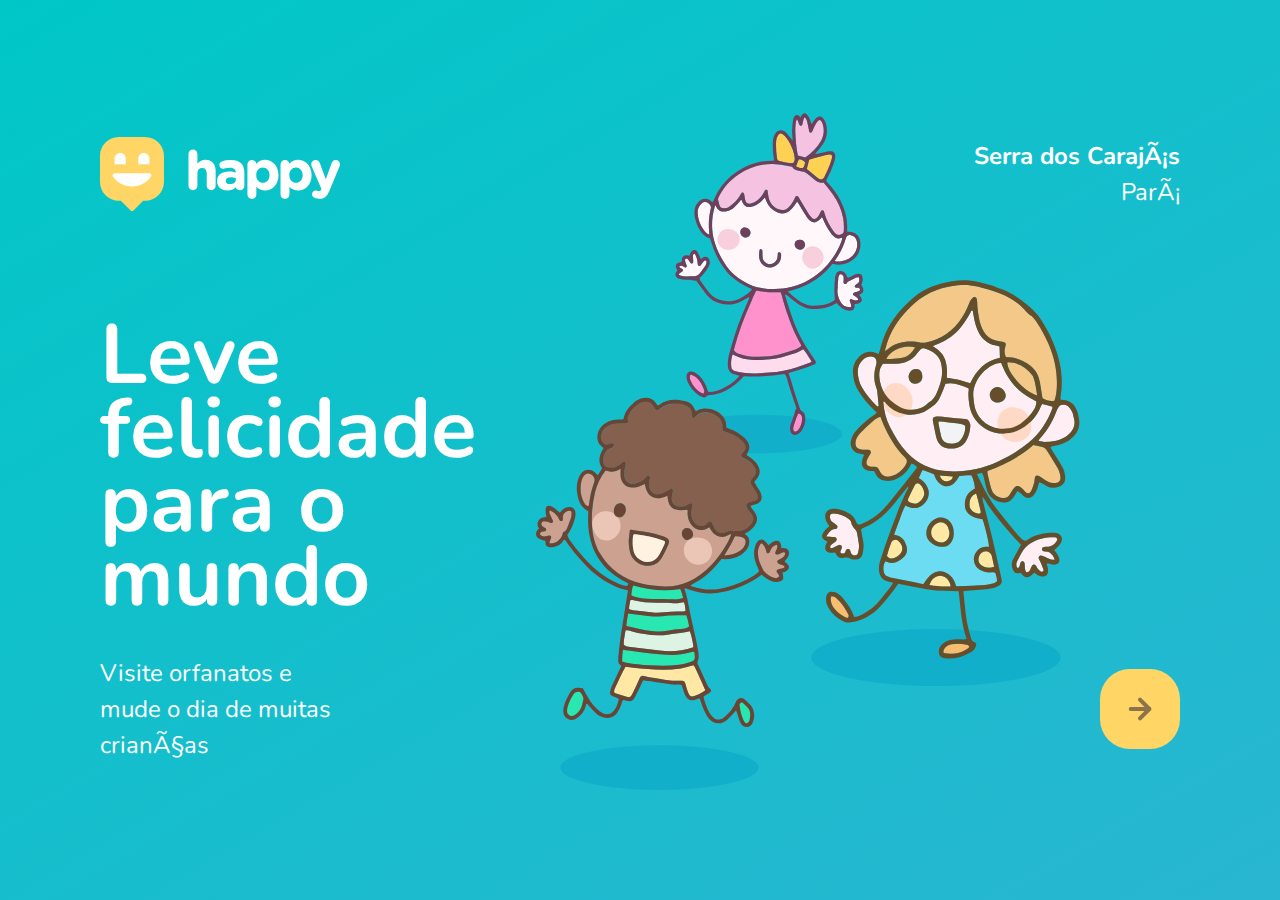
<file: index.html>
<!DOCTYPE html>
<html lang="en">
  <head>
    <meta charset="pt_BR" />
    <meta name="viewport" content="width=device-width, initial-scale=1.0" />
    <title>Happy</title>
    <link rel="icon" href="./public/images/logo-icon.png" />
    <link rel="stylesheet" href="./public/CSS/main.css" />
    <link rel="stylesheet" href="./public/CSS/animation.css" />
    <link rel="stylesheet" href="./public/CSS/page-landing.css" />
    <link
      href="https://fonts.googleapis.com/css2?family=Nunito:wght@400;600;800&display=swap"
      rel="stylesheet"
    />
  </head>

  <body id="body">
    <div id="page-landing">
      <div id="container">
        <header>
          <!--cabaçalho da página-->

          <img
            class="animate-up"
            id="logo"
            src="./public/images/logo.svg"
            alt="Logo marca de happy"
          />

          <div class="location animated-up">
            <!--div é um container(caixas) genéricas-->

            <strong>Serra dos Carajás</strong
            ><!--essa tag deixa o texto em negrito-->
            <p>Pará</p>
            <!--p essa tag serve para acrescentar parágrafo-->
          </div>
        </header>

        <main>
          <h1 class="animate-up">Leve felicidade para o mundo</h1>

          <section class="visit">
            <p class="animate-up">
              Visite orfanatos e mude o dia de muitas crianças
            </p>

            <a href="orphanages.html" title="Visite orfanatos" class="animate-up">
              <img src="./public/images/arrow.svg" alt="Ir para o mapa" />
            </a>
          </section>
        </main>
      </div>
    </div>
  </body>
</html>
</file>
<file: public/CSS/main.css>
* {
  margin: 0;
  padding: 0;
  box-sizing: border-box;
}

:root {
  font-size: 62.5%;
}

body {
  height: 100vh;
  color: white;
  background: #ebf2f5;

}

body,
input,
button,
textarea {
  font: 400 1.8rem/1 "Nunito", sans-serif;
}
</file>
<file: public/CSS/animation.css>
/*anima*/
@keyframes up {
  from {
    opacity: 0;
    transform: translateY(16px);
  }

  to {
    opacity: 1;
    transform: translateY(0);
  }
}

@keyframes right {
  from {
    transform: translateX(-100%);

  }
  to{
    transform: translateX(0);
  }

}

@keyframes appear {
  from {
    opacity: 0;
  }

  to{
    opacity: 1;
  }
}

.animate-up {
  animation-name: up;
  animation-duration: 300ms;
  animation-fill-mode: backwards;
}

.animation-right {
  animation-name: right;
  animation-duration: 300ms;
}

.animate-appear {
  animation-name: appear;
  animation-duration: 300ms;
  animation-fill-mode: backwards;
}
</file>
<file: public/CSS/page-landing.css>
#page-landing {
  background: linear-gradient(329.54deg, #29b6d1 0%, #00c7c7 100%);

  text-align: center;
  min-height: 100vh;

  display: flex;

  align-items: center;
}

#container {
  margin: auto;

  width: min(90%, 112rem);
}

.location,
h1,
.visit p {
  height: 16vh;
}

#logo {
  animation-delay: 50ms;
}

.location {
  animation-delay: 100ms;
}

main h1 {
  animation-delay: 150ms;
}

.visit a:hover {
  background: #96feff;
}

.visit a {
  width: 8rem;
  height: 8rem;
  background: #ffd666;

  border: none;
  border-radius: 3rem;

  display: flex;
  align-items: center;
  justify-content: center;

  margin: auto;

  transition: background;
}

.visit a {
  animation-delay: 250ms;
}

/*desctop version*/

@media (min-width: 760px) {
  #container {
    padding: 5rem 2rem;
    /*shorthand background: image repeat position / size */
    background: url("../images/bg.svg") no-repeat 80% /
      clamp(30rem, 54vw, 56rem);
  }

  header {
    display: flex;
    align-items: center;
    justify-content: space-between;
  }
  .location,
  h1,
  .visit p {
    height: initial;
    text-align: initial;
  }

  .location {
    text-align: right;
    font-size: 2.4rem;
    line-height: 1.5;
  }
  main h1 {
    font-size: clamp(4rem, 8vw, 8.4rem);
    font-weight: bold;
    line-height: 0.88;

    margin: clamp(10%, 9vh, 12%) 0 4rem;

    width: min(300px, 80%);
  }

  .visit {
    display: flex;
    align-items: center;
    justify-content: space-between;
  }

  .visit p {
    font-size: 2.4rem;
    line-height: 1.5;
    width: clamp(20rem, 20vw, 30rem);
  }

  .visit a {
    margin: initial;
  }
}
</file>
